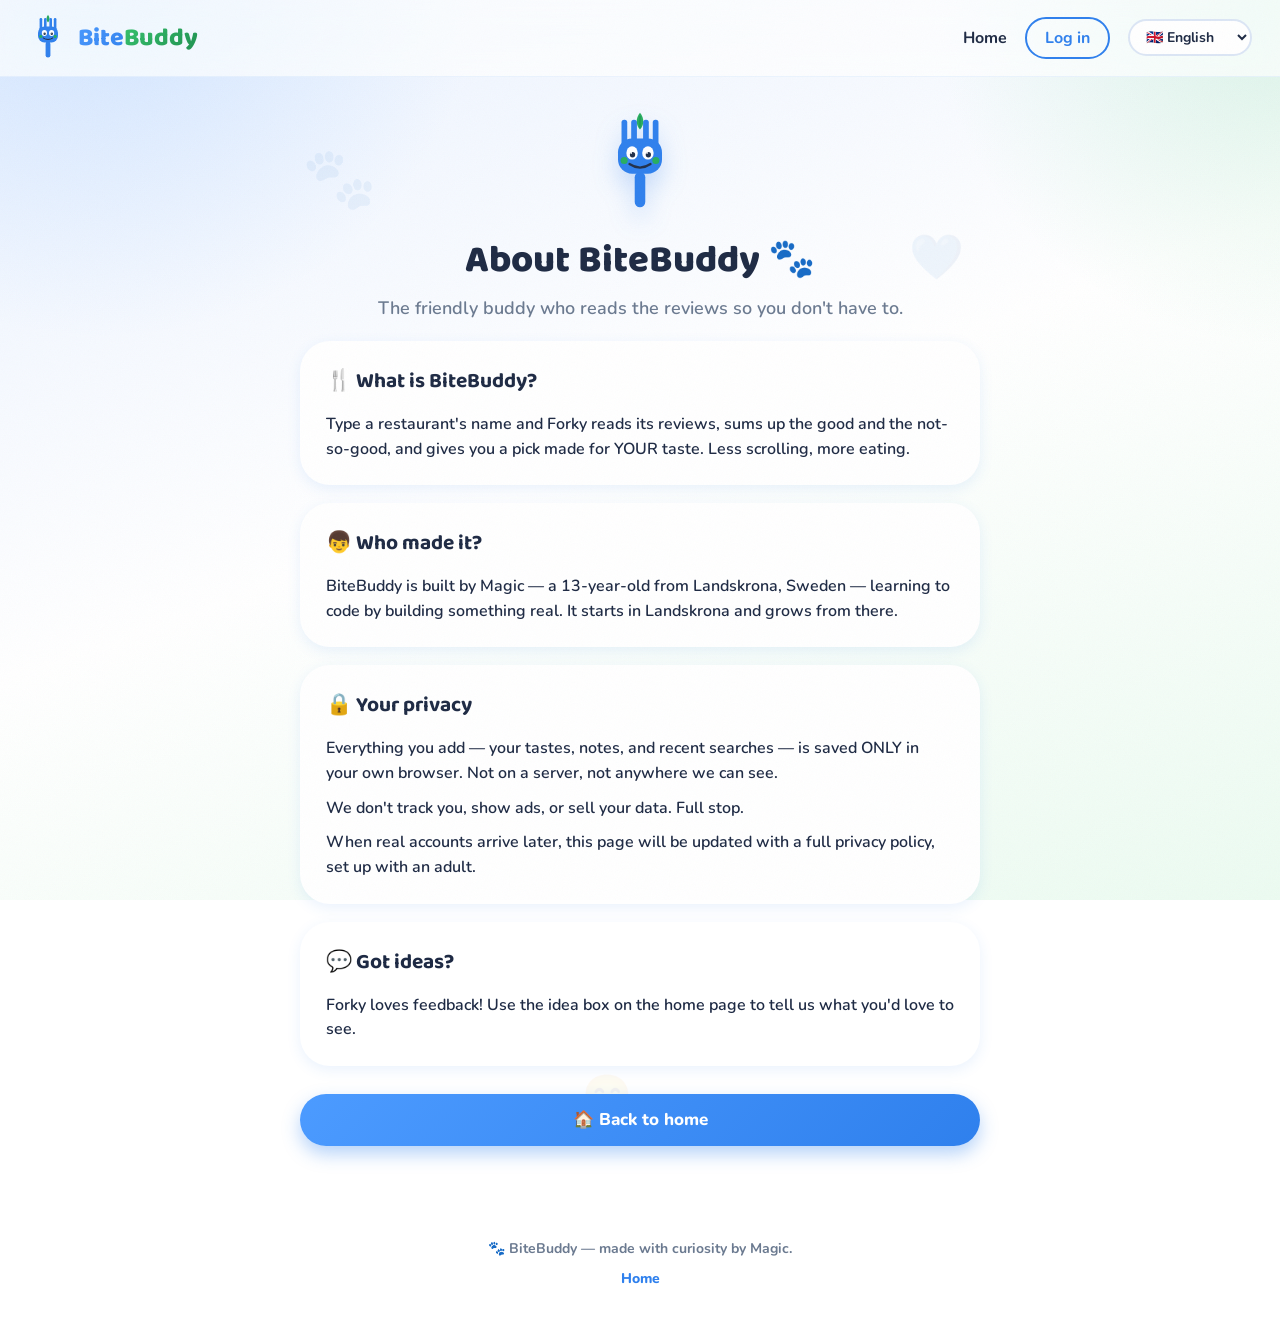
<file: about.html>
<!DOCTYPE html>
<!--
  BiteBuddy — About + Privacy page
  A friendly page that explains what BiteBuddy is, who made it, and (importantly
  for a public app) a plain-language privacy note. All bilingual via lang.js.
-->
<html lang="en">
<head>
  <meta charset="UTF-8">
  <meta name="viewport" content="width=device-width, initial-scale=1.0">
  <title>BiteBuddy — About</title>
  <meta name="description" content="What BiteBuddy is, who built it, and a plain-language privacy note. 🐾">
  <meta name="theme-color" content="#2F80ED">
  <meta property="og:title" content="About BiteBuddy 🐾">
  <meta property="og:description" content="The friendly buddy who reads the reviews so you don't have to.">
  <meta property="og:image" content="logo.svg">
  <link rel="icon" href="logo.svg" type="image/svg+xml">
  <link rel="stylesheet" href="styles.css">
  <script src="auth.js"></script>
</head>

<body>

  <!-- ===== TOP BAR (same as every page so it feels like one app) ===== -->
  <header class="topbar">
    <a href="index.html" class="brand" style="text-decoration:none;color:inherit;">
      <img src="logo.svg" alt="Forky the BiteBuddy mascot" class="brand-logo">
      <span class="brand-name"><span class="blue">Bite</span><span class="green">Buddy</span></span>
    </a>
    <nav class="nav">
      <a href="index.html" data-i18n="nav.home">Home</a>
      <a href="profile.html" data-auth="in" class="nav-profile-link"><span class="nav-avatar" data-nav-avatar></span><span data-i18n="nav.profile">Profile</span></a>
      <a href="signup.html" class="btn-ghost" data-auth="out" data-i18n="nav.login">Log in</a>
      <a href="#" class="btn-ghost" data-auth="in" data-action="logout" data-i18n="nav.logout">Log out</a>
      <select id="lang-select" class="lang-select" aria-label="Language">
        <option value="en">🇬🇧 English</option>
        <option value="sv">🇸🇪 Svenska</option>
      </select>
    </nav>
  </header>

  <main class="about deco-host">
    <div class="page-deco" aria-hidden="true"><span>🐾</span><span>💙</span><span>🍴</span><span>🍽️</span><span>😋</span><span>🌟</span></div>

    <div class="about-head">
      <img src="logo.svg" alt="Forky the BiteBuddy mascot">
      <h1 class="about-title" data-i18n="about.title">About BiteBuddy 🐾</h1>
      <p class="about-sub" data-i18n="about.sub">The friendly buddy who reads the reviews so you don't have to.</p>
    </div>

    <!-- What is it -->
    <section class="card-block">
      <h2 data-i18n="about.whattitle">🍴 What is BiteBuddy?</h2>
      <p data-i18n="about.what">Type a restaurant's name and Forky reads its reviews, sums up the good and the not-so-good, and gives you a pick made for YOUR taste. Less scrolling, more eating.</p>
    </section>

    <!-- Who made it -->
    <section class="card-block">
      <h2 data-i18n="about.maketitle">👦 Who made it?</h2>
      <p data-i18n="about.make">BiteBuddy is built by Magic — a 13-year-old from Landskrona, Sweden — learning to code by building something real. It starts in Landskrona and grows from there.</p>
    </section>

    <!-- Privacy -->
    <section class="card-block">
      <h2 data-i18n="about.privtitle">🔒 Your privacy</h2>
      <p data-i18n="about.priv1">Everything you add — your tastes, notes, and recent searches — is saved ONLY in your own browser. Not on a server, not anywhere we can see.</p>
      <p data-i18n="about.priv2">We don't track you, show ads, or sell your data. Full stop.</p>
      <p data-i18n="about.priv3">When real accounts arrive later, this page will be updated with a full privacy policy, set up with an adult.</p>
    </section>

    <!-- Contact / feedback -->
    <section class="card-block">
      <h2 data-i18n="about.contacttitle">💬 Got ideas?</h2>
      <p data-i18n="about.contact">Forky loves feedback! Use the idea box on the home page to tell us what you'd love to see.</p>
    </section>

    <a href="index.html" class="btn-primary big-btn" data-i18n="about.backbtn">🏠 Back to home</a>

  </main>

  <footer class="footer">
    <p data-i18n="footer">🐾 BiteBuddy — made with curiosity by Magic.</p>
    <p class="footer-links"><a href="index.html" data-i18n="nav.home">Home</a></p>
  </footer>

  <script src="lang.js"></script>
</body>
</html>
</file>
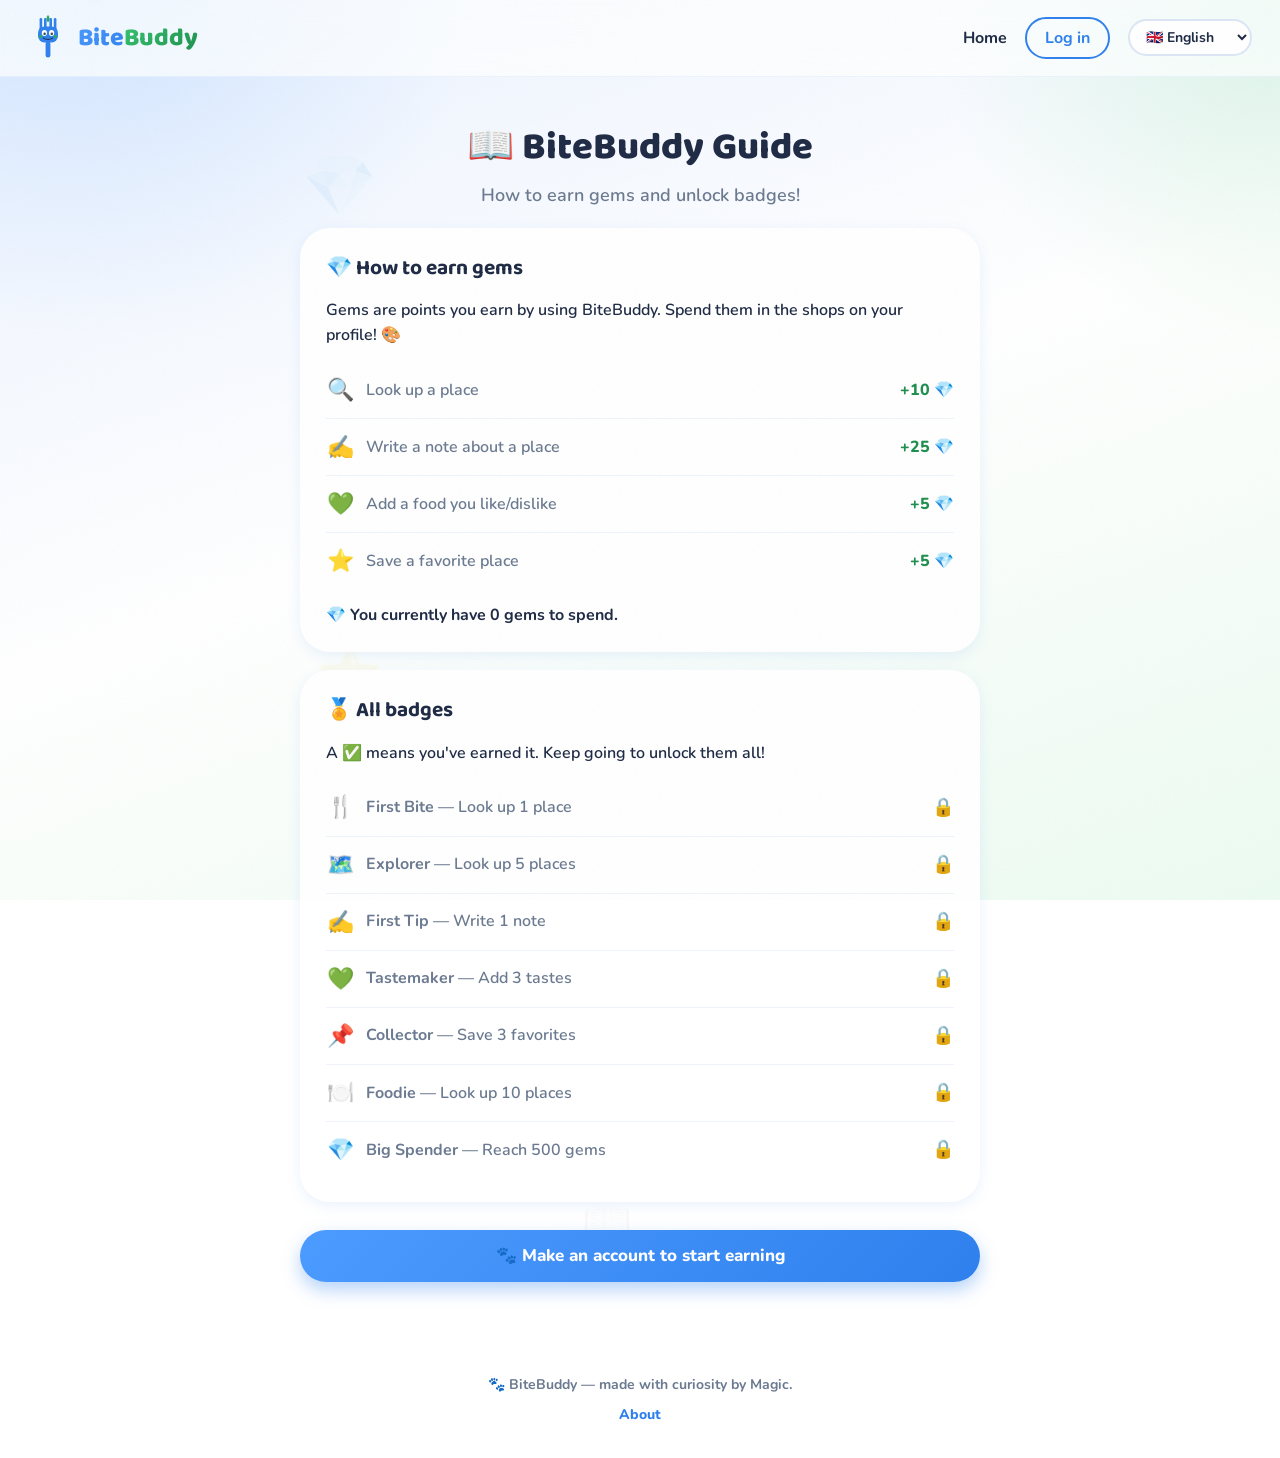
<file: guide.html>
<!DOCTYPE html>
<!--
  BiteBuddy — Guide 📖
  Two helpful sections:
   1. 💎 How to earn gems (the points you spend in the shops)
   2. 🏅 All badges and how to unlock each one (✅ = you've earned it)
  Everything reads your REAL activity so it shows your progress.
-->
<html lang="en">
<head>
  <meta charset="UTF-8">
  <meta name="viewport" content="width=device-width, initial-scale=1.0">
  <title>BiteBuddy — Guide</title>
  <meta name="description" content="How to earn gems and unlock every badge in BiteBuddy. 🐾">
  <link rel="icon" href="logo.svg" type="image/svg+xml">
  <link rel="stylesheet" href="styles.css">
  <script src="auth.js"></script>
</head>

<body>

  <header class="topbar">
    <a href="index.html" class="brand" style="text-decoration:none;color:inherit;">
      <img src="logo.svg" alt="Forky the BiteBuddy mascot" class="brand-logo">
      <span class="brand-name"><span class="blue">Bite</span><span class="green">Buddy</span></span>
    </a>
    <nav class="nav">
      <a href="index.html" data-i18n="nav.home">Home</a>
      <a href="profile.html" data-auth="in" class="nav-profile-link"><span class="nav-avatar" data-nav-avatar></span><span data-i18n="nav.profile">Profile</span></a>
      <a href="signup.html" class="btn-ghost" data-auth="out" data-i18n="nav.login">Log in</a>
      <a href="#" class="btn-ghost" data-auth="in" data-action="logout" data-i18n="nav.logout">Log out</a>
      <select id="lang-select" class="lang-select" aria-label="Language">
        <option value="en">🇬🇧 English</option>
        <option value="sv">🇸🇪 Svenska</option>
      </select>
    </nav>
  </header>

  <main class="about deco-host">
    <div class="page-deco" aria-hidden="true"><span>💎</span><span>🏅</span><span>⭐</span><span>🔥</span><span>📖</span><span>✨</span></div>
    <div class="about-head">
      <h1 class="about-title" data-i18n="guide.title">📖 BiteBuddy Guide</h1>
      <p class="about-sub" data-i18n="guide.sub">How to earn gems and unlock badges!</p>
    </div>

    <!-- 💎 GEMS TUTORIAL -->
    <section class="card-block">
      <h2 data-i18n="guide.gemstitle">💎 How to earn gems</h2>
      <p class="muted-text" data-i18n="guide.gemsintro" style="margin-bottom:14px;">Gems are points you earn by using BiteBuddy. Spend them in the shops on your profile! 🎨</p>
      <div id="gem-rules"></div>
      <p class="muted-text" id="gem-have" style="margin-top:14px;font-weight:700;"></p>
    </section>

    <!-- 🏅 BADGES GUIDE -->
    <section class="card-block">
      <h2 data-i18n="guide.badgestitle">🏅 All badges</h2>
      <p class="muted-text" data-i18n="guide.badgesintro" style="margin-bottom:14px;">A ✅ means you've earned it. Keep going to unlock them all!</p>
      <div id="badge-guide"></div>
    </section>

    <a href="profile.html" class="btn-primary big-btn" data-auth="in" data-i18n="guide.toprofile">🐾 Go to my profile</a>
    <a href="signup.html" class="btn-primary big-btn" data-auth="out" data-i18n="guide.signup">🐾 Make an account to start earning</a>
  </main>

  <footer class="footer">
    <p data-i18n="footer">🐾 BiteBuddy — made with curiosity by Magic.</p>
    <p class="footer-links"><a href="about.html" data-i18n="nav.about">About</a></p>
  </footer>

  <script src="lang.js"></script>
  <script>
    (function () {
      const sv = (localStorage.getItem("bitebuddy-lang") || "en") === "sv";

      // how many gems each action is worth (matches the profile's points rule)
      const GEM_RULES = [
        { emoji: "🔍", en: "Look up a place", sv: "Slå upp ett ställe", gems: 10 },
        { emoji: "✍️", en: "Write a note about a place", sv: "Skriv en anteckning", gems: 25 },
        { emoji: "💚", en: "Add a food you like/dislike", sv: "Lägg till en smak", gems: 5 },
        { emoji: "⭐", en: "Save a favorite place", sv: "Spara ett favoritställe", gems: 5 },
      ];

      // every badge + how to unlock it (same rules as the profile)
      const BADGES = [
        { emoji: "🍴", en: "First Bite",  sv: "Första tuggan", reqEn: "Look up 1 place",       reqSv: "Slå upp 1 ställe",       got: function (s) { return s.places >= 1; } },
        { emoji: "🗺️", en: "Explorer",    sv: "Utforskare",    reqEn: "Look up 5 places",      reqSv: "Slå upp 5 ställen",      got: function (s) { return s.places >= 5; } },
        { emoji: "✍️", en: "First Tip",   sv: "Första tipset", reqEn: "Write 1 note",          reqSv: "Skriv 1 anteckning",     got: function (s) { return s.notes >= 1; } },
        { emoji: "💚", en: "Tastemaker",  sv: "Smaksättare",   reqEn: "Add 3 tastes",          reqSv: "Lägg till 3 smaker",     got: function (s) { return s.tastes >= 3; } },
        { emoji: "📌", en: "Collector",   sv: "Samlare",       reqEn: "Save 3 favorites",      reqSv: "Spara 3 favoriter",      got: function (s) { return s.favs >= 3; } },
        { emoji: "🍽️", en: "Foodie",      sv: "Matälskare",    reqEn: "Look up 10 places",     reqSv: "Slå upp 10 ställen",     got: function (s) { return s.places >= 10; } },
        { emoji: "💎", en: "Big Spender", sv: "Storsamlare",   reqEn: "Reach 500 gems",        reqSv: "Nå 500 ädelstenar",      got: function (s) { return s.points >= 500; } },
      ];

      function stats() {
        function n(k) { try { return JSON.parse(localStorage.getItem(k) || "[]").length; } catch (e) { return 0; } }
        const places = n("bitebuddy-history"), notes = n("bitebuddy-notes");
        const tastes = n("bitebuddy-likes") + n("bitebuddy-dislikes"), favs = n("bitebuddy-favorites");
        return { places: places, notes: notes, tastes: tastes, favs: favs, points: places * 10 + notes * 25 + tastes * 5 + favs * 5 };
      }
      const s = stats();

      // render gem rules
      const gr = document.getElementById("gem-rules");
      GEM_RULES.forEach(function (r) {
        const row = document.createElement("div");
        row.className = "guide-row";
        row.innerHTML = '<span class="guide-ic">' + r.emoji + "</span>" +
          '<span class="guide-text">' + (sv ? r.sv : r.en) + "</span>" +
          '<span class="guide-gems">+' + r.gems + " 💎</span>";
        gr.appendChild(row);
      });
      const spent = parseInt(localStorage.getItem("bitebuddy-spent") || "0", 10) || 0;
      document.getElementById("gem-have").textContent =
        (sv ? "💎 Du har just nu " : "💎 You currently have ") + Math.max(0, s.points - spent) + (sv ? " gems att spendera." : " gems to spend.");

      // render badge guide
      const bg = document.getElementById("badge-guide");
      BADGES.forEach(function (b) {
        const on = b.got(s);
        const row = document.createElement("div");
        row.className = "guide-row" + (on ? " earned" : "");
        row.innerHTML = '<span class="guide-ic">' + b.emoji + "</span>" +
          '<span class="guide-text"><strong>' + (sv ? b.sv : b.en) + "</strong> — " + (sv ? b.reqSv : b.reqEn) + "</span>" +
          '<span class="guide-status">' + (on ? "✅" : "🔒") + "</span>";
        bg.appendChild(row);
      });
    })();
  </script>
</body>
</html>
</file>
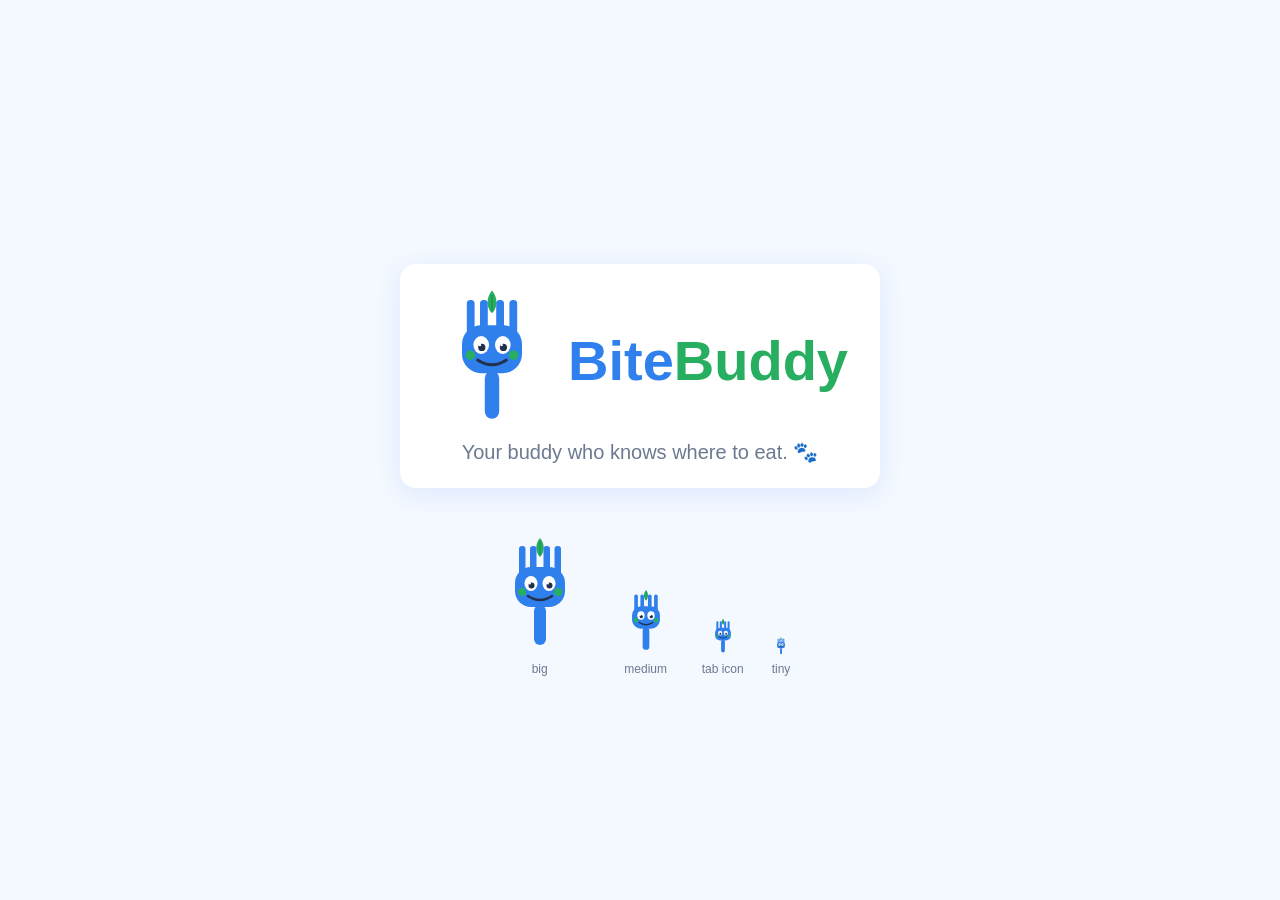
<file: logo-preview.html>
<!DOCTYPE html>
<html lang="en">
<head>
  <meta charset="UTF-8">
  <title>BiteBuddy — Logo Preview</title>
  <style>
    body {
      font-family: -apple-system, "Segoe UI", Arial, sans-serif;
      background: #F4F8FF;          /* very light blue background */
      color: #22304A;              /* soft dark text */
      margin: 0;
      display: flex;
      flex-direction: column;
      align-items: center;
      justify-content: center;
      min-height: 100vh;
      text-align: center;
    }
    .logo-lockup { display: flex; align-items: center; gap: 16px; }
    .wordmark { font-size: 56px; font-weight: 800; }
    .bite  { color: #2F80ED; }     /* blue */
    .buddy { color: #27AE60; }     /* green */
    .tagline { margin-top: 8px; font-size: 20px; color: #6B7A90; }
    .sizes { margin-top: 48px; display: flex; align-items: flex-end; gap: 28px; }
    .sizes div { display: flex; flex-direction: column; align-items: center; gap: 6px; font-size: 12px; color: #6B7A90; }
    .card { margin-top: 40px; background: #fff; border-radius: 16px; padding: 24px 32px; box-shadow: 0 6px 24px rgba(47,128,237,.12); }
  </style>
</head>
<body>
  <div class="card">
    <div class="logo-lockup">
      <img src="logo.svg" alt="Forky the BiteBuddy mascot" width="120" height="144">
      <div>
        <div class="wordmark"><span class="bite">Bite</span><span class="buddy">Buddy</span></div>
      </div>
    </div>
    <div class="tagline">Your buddy who knows where to eat. 🐾</div>
  </div>

  <!-- Shows the logo stays sharp at every size, even tiny like a browser-tab icon -->
  <div class="sizes">
    <div><img src="logo.svg" width="100" height="120"><span>big</span></div>
    <div><img src="logo.svg" width="56"  height="67"><span>medium</span></div>
    <div><img src="logo.svg" width="32"  height="38"><span>tab icon</span></div>
    <div><img src="logo.svg" width="16"  height="19"><span>tiny</span></div>
  </div>
</body>
</html>
</file>
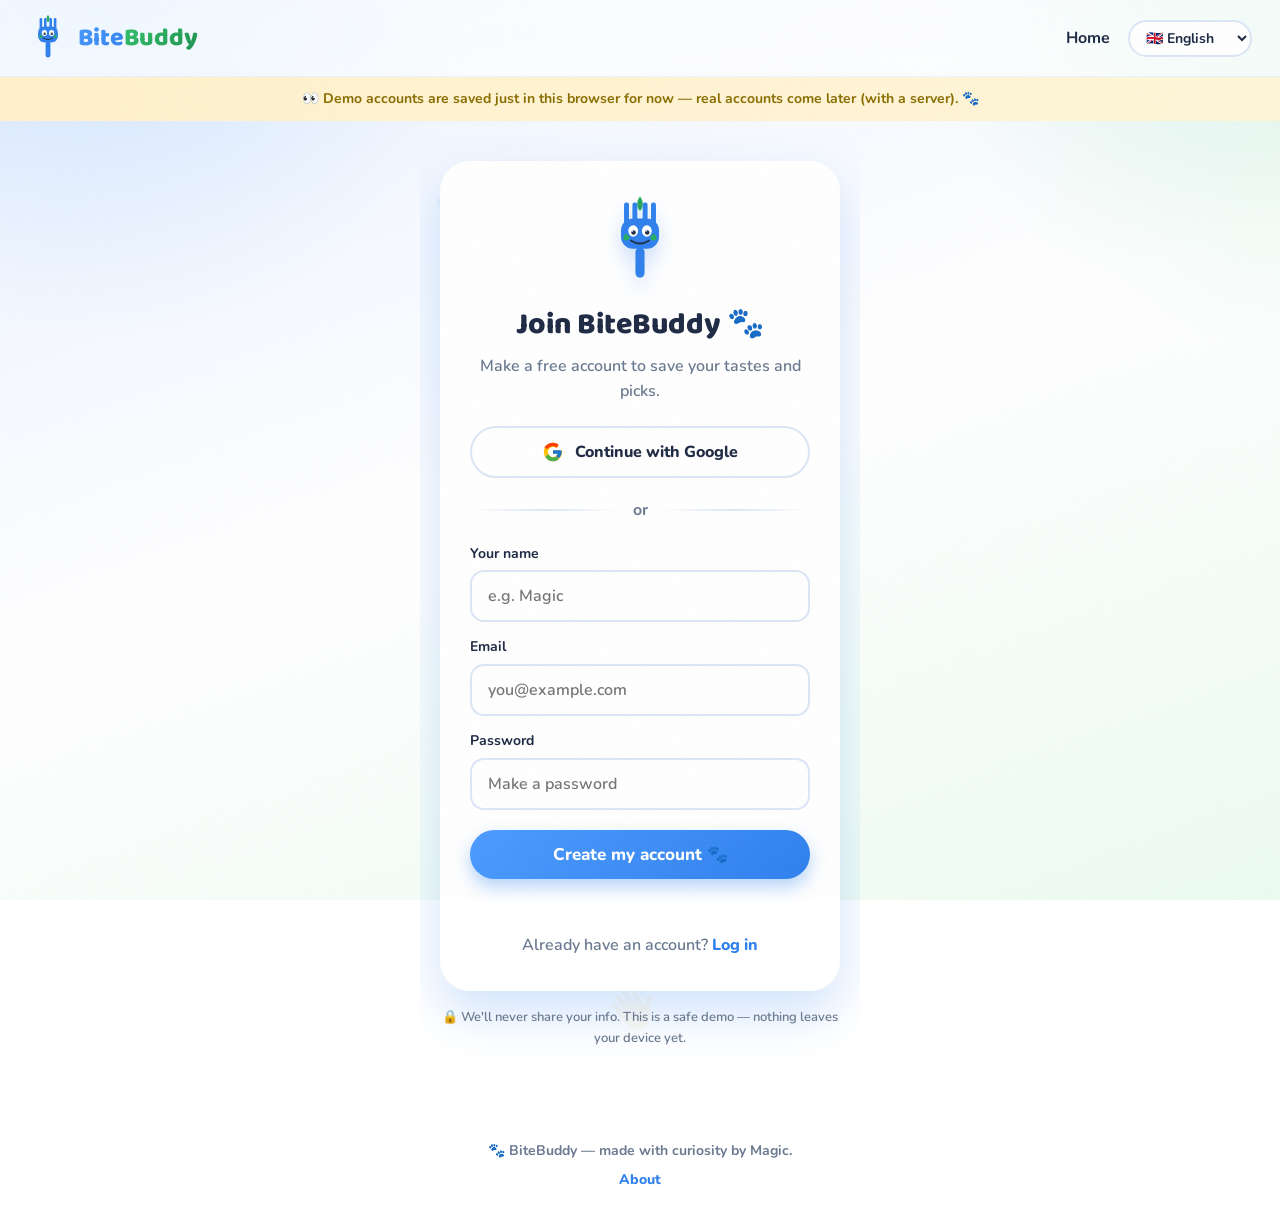
<file: signup.html>
<!DOCTYPE html>
<!--
  BiteBuddy — Sign up / Log in page
  One page that does BOTH: a "Sign up" form and a "Log in" form. A link at the
  bottom flips between the two (no page reload needed).

  HONEST NOTE: real accounts need a server to remember people safely. For now this
  saves a DEMO account only in THIS browser (localStorage), just so the flow feels
  real. The "Continue with Google" button is the spot where real Google sign-in
  (Firebase) will plug in later — set up with your brother. 🐾
-->
<html lang="en">
<head>
  <meta charset="UTF-8">
  <meta name="viewport" content="width=device-width, initial-scale=1.0">
  <title>BiteBuddy — Join in</title>
  <meta name="description" content="Make a free BiteBuddy account to save your tastes and get picks made for you. 🐾">
  <meta name="theme-color" content="#2F80ED">
  <meta property="og:title" content="Join BiteBuddy 🐾">
  <meta property="og:description" content="Free account — save your tastes and unlock personal food picks.">
  <meta property="og:image" content="logo.svg">
  <link rel="icon" href="logo.svg" type="image/svg+xml">
  <link rel="stylesheet" href="styles.css">
  <script src="auth.js"></script>
  <!-- Google's official "Sign in with Google" library (safe, client-side) -->
  <script src="https://accounts.google.com/gsi/client" async defer></script>
</head>

<body>

  <!-- ===== TOP BAR (same as every page so it feels like one app) ===== -->
  <header class="topbar">
    <a href="index.html" class="brand" style="text-decoration:none;color:inherit;">
      <img src="logo.svg" alt="Forky the BiteBuddy mascot" class="brand-logo">
      <span class="brand-name"><span class="blue">Bite</span><span class="green">Buddy</span></span>
    </a>
    <nav class="nav">
      <a href="index.html" data-i18n="nav.home">Home</a>
      <select id="lang-select" class="lang-select" aria-label="Language">
        <option value="en">🇬🇧 English</option>
        <option value="sv">🇸🇪 Svenska</option>
      </select>
    </nav>
  </header>

  <!-- honest heads-up that accounts are demo-only for now -->
  <div class="demo-banner" data-i18n="signup.banner">👀 Demo accounts are saved just in this browser for now — real accounts come later (with a server). 🐾</div>

  <main class="auth deco-host" id="auth">
    <div class="page-deco" aria-hidden="true"><span>🐾</span><span>🍴</span><span>🍕</span><span>🍔</span><span>👋</span><span>🌟</span></div>
    <div class="auth-card">
      <img src="logo.svg" alt="Forky waving hello" class="auth-logo">
      <h1 class="auth-title" id="auth-title" data-i18n="signup.title">Join BiteBuddy 🐾</h1>
      <p class="auth-sub" id="auth-sub" data-i18n="signup.sub">Make a free account to save your tastes and picks.</p>

      <!-- Continue with Google (the real Google sign-in plugs in here later) -->
      <button class="google-btn" id="google-btn">
        <!-- the official Google "G", drawn inline so it always shows (no internet needed) -->
        <svg width="20" height="20" viewBox="0 0 48 48" aria-hidden="true">
          <path fill="#FFC107" d="M43.6 20.5H42V20H24v8h11.3c-1.6 4.7-6.1 8-11.3 8-6.6 0-12-5.4-12-12s5.4-12 12-12c3.1 0 5.9 1.2 8 3.1l5.7-5.7C34.6 4.1 29.6 2 24 2 11.8 2 2 11.8 2 24s9.8 22 22 22 22-9.8 22-22c0-1.3-.1-2.3-.4-3.5z"/>
          <path fill="#FF3D00" d="M3.3 12.7l6.6 4.8C11.7 13.1 17.4 9.9 24 9.9c3.1 0 5.9 1.2 8 3.1l5.7-5.7C34.6 4.1 29.6 2 24 2 15.6 2 8.3 6.8 3.3 12.7z"/>
          <path fill="#4CAF50" d="M24 46c5.5 0 10.4-2.1 14.1-5.5l-6.5-5.5c-2 1.5-4.6 2.4-7.6 2.4-5.2 0-9.6-3.3-11.2-7.9l-6.6 5.1C8.2 41.1 15.5 46 24 46z"/>
          <path fill="#1976D2" d="M43.6 20.5H42V20H24v8h11.3c-.8 2.2-2.2 4.1-4.1 5.5l6.5 5.5c-.5.4 7.1-5.2 7.1-15 0-1.3-.1-2.3-.2-3.5z"/>
        </svg>
        <span id="google-text" data-i18n="signup.google">Continue with Google</span>
      </button>
      <!-- the REAL Google button renders here once a Client ID is set -->
      <div id="g-signin" style="display:flex;justify-content:center;"></div>

      <div class="auth-divider"><span data-i18n="signup.or">or</span></div>

      <!-- the email form -->
      <div class="auth-field" id="name-field">
        <label class="auth-label" for="name-input" data-i18n="signup.name">Your name</label>
        <input type="text" id="name-input" class="auth-input" autocomplete="name"
               data-i18n-placeholder="signup.namePh" placeholder="e.g. Magic">
      </div>
      <div class="auth-field">
        <label class="auth-label" for="email-input" data-i18n="signup.email">Email</label>
        <input type="email" id="email-input" class="auth-input" autocomplete="email"
               data-i18n-placeholder="signup.emailPh" placeholder="you@example.com">
      </div>
      <div class="auth-field">
        <label class="auth-label" for="password-input" data-i18n="signup.password">Password</label>
        <input type="password" id="password-input" class="auth-input" autocomplete="new-password"
               data-i18n-placeholder="signup.passwordPh" placeholder="Make a password">
      </div>

      <button class="btn-primary auth-submit" id="auth-submit" data-i18n="signup.create">Create my account 🐾</button>

      <p class="auth-msg" id="auth-msg"></p>

      <p class="auth-toggle">
        <span id="toggle-prompt" data-i18n="signup.toggleprompt">Already have an account?</span>
        <a id="toggle-link" data-i18n="signup.togglelink">Log in</a>
      </p>
    </div>

    <p class="auth-note" data-i18n="signup.note">🔒 We'll never share your info. This is a safe demo — nothing leaves your device yet.</p>
  </main>

  <footer class="footer">
    <p data-i18n="footer">🐾 BiteBuddy — made with curiosity by Magic.</p>
    <p class="footer-links"><a href="about.html" data-i18n="nav.about">About</a></p>
  </footer>

  <!-- the language system (English + Svenska) -->
  <script src="lang.js"></script>

  <script>
    /* ===== SIGN UP / LOG IN ===== */
    // Is the page currently showing "sign up" or "log in"?
    let mode = "signup";

    // Grab the bits of the page we change.
    const auth        = document.getElementById("auth");
    const titleEl     = document.getElementById("auth-title");
    const subEl       = document.getElementById("auth-sub");
    const submitEl    = document.getElementById("auth-submit");
    const promptEl    = document.getElementById("toggle-prompt");
    const linkEl      = document.getElementById("toggle-link");
    const passwordEl  = document.getElementById("password-input");
    const msg         = document.getElementById("auth-msg");

    const nameInput   = document.getElementById("name-input");
    const emailInput  = document.getElementById("email-input");

    // Tiny helper: are we in Swedish right now? (so messages match the language)
    function isSv() { return (localStorage.getItem("bitebuddy-lang") || "en") === "sv"; }

    // Flip between the two modes. We just swap each element's data-i18n KEY, then ask
    // lang.js to re-apply the current language — so it stays bilingual for free. 🌍
    function setMode(next) {
      mode = next;
      msg.textContent = "";
      msg.className = "auth-msg";

      if (mode === "login") {
        auth.classList.add("login-mode");                 // CSS hides the name field
        titleEl.setAttribute("data-i18n", "login.title");
        subEl.setAttribute("data-i18n", "login.sub");
        submitEl.setAttribute("data-i18n", "login.btn");
        promptEl.setAttribute("data-i18n", "login.toggleprompt");
        linkEl.setAttribute("data-i18n", "login.togglelink");
        passwordEl.setAttribute("data-i18n-placeholder", "login.passwordPh");
      } else {
        auth.classList.remove("login-mode");
        titleEl.setAttribute("data-i18n", "signup.title");
        subEl.setAttribute("data-i18n", "signup.sub");
        submitEl.setAttribute("data-i18n", "signup.create");
        promptEl.setAttribute("data-i18n", "signup.toggleprompt");
        linkEl.setAttribute("data-i18n", "signup.togglelink");
        passwordEl.setAttribute("data-i18n-placeholder", "signup.passwordPh");
      }
      // re-run the translator so the swapped keys turn into real words
      if (typeof setLanguage === "function") setLanguage(localStorage.getItem("bitebuddy-lang") || "en");
    }

    linkEl.addEventListener("click", function () { setMode(mode === "signup" ? "login" : "signup"); });

    /*
      🔑 REAL "Sign in with Google".
      Paste your OAuth Client ID between the quotes below (it ends with
      ".apps.googleusercontent.com"). It is SAFE to be public — that's how Google's
      browser sign-in works. Get one in Google Cloud Console (steps Claude gave you).
      Leave it "" and the friendly placeholder button stays.
    */
    const GOOGLE_CLIENT_ID = "";

    // turn the Google ID token (a JWT) into the user's name / email / picture
    function decodeJwt(token) {
      try {
        const part = token.split(".")[1].replace(/-/g, "+").replace(/_/g, "/");
        return JSON.parse(decodeURIComponent(escape(atob(part))));
      } catch (e) { return null; }
    }

    // called by Google after a successful sign-in
    function onGoogleSignIn(response) {
      const d = decodeJwt(response.credential);
      if (!d) { msg.className = "auth-msg error"; msg.textContent = isSv() ? "Hmm, det gick inte — försök igen." : "Hmm, that didn't work — try again."; return; }
      localStorage.setItem("bitebuddy-account", JSON.stringify({
        name: d.name || d.given_name || "Friend",
        email: d.email || "",
        picture: d.picture || "",
      }));
      localStorage.setItem("bitebuddy-loggedin", "yes");
      if (d.picture) localStorage.setItem("bitebuddy-avatar", d.picture);   // your Google photo becomes your avatar
      window.location.href = "profile.html";
    }

    // set up Google's button (waits until the library has loaded)
    function initGoogle() {
      if (!GOOGLE_CLIENT_ID) return;   // not set up yet → keep the placeholder button
      if (!(window.google && google.accounts && google.accounts.id)) { setTimeout(initGoogle, 300); return; }
      document.getElementById("google-btn").style.display = "none";   // hide the placeholder
      google.accounts.id.initialize({ client_id: GOOGLE_CLIENT_ID, callback: onGoogleSignIn, auto_select: false });
      google.accounts.id.renderButton(document.getElementById("g-signin"),
        { theme: "outline", size: "large", width: 320, text: "continue_with", shape: "pill" });
    }
    initGoogle();

    // the placeholder button (only used until a Client ID is added)
    document.getElementById("google-btn").addEventListener("click", function () {
      msg.className = "auth-msg";
      msg.textContent = isSv()
        ? "🔜 Google-inloggning kommer snart — be din bror om Google Client ID först!"
        : "🔜 Google sign-in is coming soon — ask your brother for the Google Client ID first!";
    });

    // A very light email check (just looks for an @ and a dot — friendly, not strict).
    function looksLikeEmail(e) { return /.+@.+\..+/.test(e); }

    // Show a red error message.
    function showError(text) { msg.className = "auth-msg error"; msg.textContent = text; }

    // The big button: create the account, or log in.
    submitEl.addEventListener("click", function () {
      const name = nameInput.value.trim();
      const email = emailInput.value.trim();
      const pass = passwordEl.value;

      if (!looksLikeEmail(email)) { showError(isSv() ? "📧 Skriv en giltig e-postadress." : "📧 Please enter a valid email."); return; }
      if (pass.length < 4) { showError(isSv() ? "🔑 Lösenordet behöver minst 4 tecken." : "🔑 Password needs at least 4 characters."); return; }

      if (mode === "signup") {
        if (name === "") { showError(isSv() ? "🐾 Vad heter du?" : "🐾 What's your name?"); return; }
        // Save the demo account (only in this browser for now).
        localStorage.setItem("bitebuddy-account", JSON.stringify({ name: name, email: email }));
        localStorage.setItem("bitebuddy-loggedin", "yes");
        msg.className = "auth-msg";
        msg.textContent = isSv() ? "🎉 Konto skapat! Tar dig till din profil…" : "🎉 Account created! Taking you to your profile…";
      } else {
        // Log in: check the demo account saved on this browser.
        const acc = JSON.parse(localStorage.getItem("bitebuddy-account") || "null");
        if (!acc || acc.email.toLowerCase() !== email.toLowerCase()) {
          showError(isSv() ? "🤔 Hittade inget konto med den e-posten på den här enheten." : "🤔 No account found with that email on this device.");
          return;
        }
        localStorage.setItem("bitebuddy-loggedin", "yes");
        msg.className = "auth-msg";
        msg.textContent = (isSv() ? "👋 Välkommen tillbaka, " : "👋 Welcome back, ") + acc.name + "!";
      }

      // Off to the profile after a friendly little pause.
      setTimeout(function () { window.location.href = "profile.html"; }, 1000);
    });

    // Let people press Enter to submit.
    [nameInput, emailInput, passwordEl].forEach(function (el) {
      el.addEventListener("keydown", function (e) { if (e.key === "Enter") submitEl.click(); });
    });
  </script>
</body>
</html>
</file>
<file: styles.css>
/*
  BiteBuddy — Styles (CSS = the looks: colors, sizes, spacing, motion)
  Direction: PLAYFUL & FRIENDLY 🍴  (chosen with Magic)
  Built using Anthropic's "frontend-design" playbook:
    • one bold intentional direction (playful)
    • characterful fonts (not boring Arial)
    • a dominant colour (blue) + sharp accents (green + sunny yellow)
    • CSS motion with staggered "fade-up" entrances
    • atmospheric depth: gradient-mesh blobs, grain, layered shadows
    • one unforgettable element: Forky, the bouncing fork mascot
*/

/* ===== FONTS =====
   Baloo 2 = our chunky, rounded DISPLAY font (titles, brand) — full of personality.
   Nunito  = our friendly, readable BODY font. Loaded once here so EVERY page gets them. */
@import url("https://fonts.googleapis.com/css2?family=Baloo+2:wght@600;700;800&family=Nunito:wght@400;600;700;800&display=swap");

/* These are our design "tokens" — set a value once, reuse it everywhere.
   Change a colour here and it updates across the whole site. */
:root {
  /* brand colours */
  --blue: #2F80ED;
  --blue-dark: #1F6AD0;
  --green: #27AE60;
  --green-dark: #1E8E4E;
  --sun: #FFC23C;          /* sharp warm accent — pops against all the blue */
  --coral: #FF7A59;        /* tiny accent for fun details */

  --bg: #F4F8FF;           /* very light blue background */
  --ink: #1E2A44;          /* soft dark text (easier on the eyes than pure black) */
  --muted: #6B7A90;        /* grey for less-important text */
  --white: #FFFFFF;

  /* reusable gradients */
  --grad-blue: linear-gradient(135deg, #4C9BFF 0%, #2F80ED 100%);
  --grad-green: linear-gradient(135deg, #36C46E 0%, #1E8E4E 100%);
  --grad-brand: linear-gradient(100deg, #2F80ED 0%, #27AE60 100%);

  /* rounded corners — playful means generous curves */
  --r-sm: 14px;
  --r: 20px;
  --r-lg: 30px;
  --r-pill: 999px;

  /* layered, blue-tinted shadows give a soft "floating" depth */
  --shadow-sm: 0 4px 14px rgba(47, 128, 237, 0.10);
  --shadow: 0 12px 30px rgba(47, 128, 237, 0.16);
  --shadow-lg: 0 22px 50px rgba(47, 128, 237, 0.22);

  --fast: 0.18s cubic-bezier(.34, 1.56, .64, 1);  /* a slightly "bouncy" curve */
}

/* Reset some default browser spacing so we control it */
* { margin: 0; padding: 0; box-sizing: border-box; }

html { scroll-behavior: smooth; }   /* anchor links glide instead of jumping */

body {
  font-family: "Nunito", -apple-system, "Segoe UI", Arial, sans-serif;
  /* A GRADIENT MESH: a few soft colour "lights" (radial gradients) layered over a
     gentle blue→white→green wash. This is what gives the page a warm, alive feel. */
  background:
    radial-gradient(40rem 40rem at 8% -5%,  rgba(76, 155, 255, 0.18), transparent 60%),
    radial-gradient(36rem 36rem at 100% 0%, rgba(54, 196, 110, 0.16), transparent 60%),
    radial-gradient(30rem 30rem at 50% 120%, rgba(255, 194, 60, 0.14), transparent 60%),
    linear-gradient(160deg, #EAF2FF 0%, #FFFFFF 50%, #ECFBF1 100%);
  background-attachment: fixed;
  color: var(--ink);
  line-height: 1.55;
  -webkit-font-smoothing: antialiased;
}

/* A whisper of GRAIN over everything for texture (stops it looking flat & "plasticky").
   It's an SVG noise pattern, dialled way down so you feel it more than see it. */
body::after {
  content: "";
  position: fixed;
  inset: 0;
  z-index: 9999;
  pointer-events: none;     /* never blocks clicks */
  opacity: 0.035;
  background-image: url("data:image/svg+xml,%3Csvg xmlns='http://www.w3.org/2000/svg' width='160' height='160'%3E%3Cfilter id='n'%3E%3CfeTurbulence type='fractalNoise' baseFrequency='0.85' numOctaves='2'/%3E%3C/filter%3E%3Crect width='100%25' height='100%25' filter='url(%23n)'/%3E%3C/svg%3E");
}

/* REAL restaurant food as a soft background (results page, when Google gives photos).
   Sits behind everything, blurred & dimmed so text stays readable. Fades in on load. */
.bg-photos {
  position: fixed;
  inset: 0;
  z-index: -1;
  background-size: cover;
  background-position: center;
  filter: blur(10px) brightness(0.95);
  transform: scale(1.05);
  opacity: 0;
  transition: opacity 0.8s ease;
}
.bg-photos.show { opacity: 0.22; }

/* ===== AUTH-AWARE NAV =====
   auth.js adds .is-auth (logged in) or .is-guest (logged out) to <html>. These rules
   then show the right links with no flicker:
     data-auth="in"  → only visible when logged IN
     data-auth="out" → only visible when logged OUT  */
html.is-auth  [data-auth="out"] { display: none !important; }
html.is-guest [data-auth="in"]  { display: none !important; }
/* admin-only links: hidden unless you're logged in as the owner (auth.js adds .is-admin) */
html:not(.is-admin) [data-admin] { display: none !important; }

/* the nav "Profile" button shows your avatar (emoji or Forky) instead of a paw */
.nav-profile-link { display: inline-flex; align-items: center; gap: 6px; }
.nav-avatar {
  display: inline-flex;
  align-items: center;
  justify-content: center;
  width: 26px;
  height: 26px;
  border-radius: 50%;
  background: var(--bg);
  font-size: 15px;
  line-height: 1;
  overflow: hidden;
  flex: none;
}
.nav-avatar img { width: 100%; height: 100%; object-fit: cover; }

/* Helper classes to colour parts of the name.
   We make these into GRADIENT text so the brand name shimmers a little. */
.blue,
.green {
  -webkit-background-clip: text;
  background-clip: text;
  color: transparent;
}
.blue  { background-image: var(--grad-blue); }
.green { background-image: var(--grad-green); }

/* ===== STAGGERED ENTRANCE =====
   Everything in the hero gently floats up as the page loads — the "delight" moment
   the design playbook asks for. Each child waits a touch longer than the last. */
@keyframes rise {
  from { opacity: 0; transform: translateY(18px); }
  to   { opacity: 1; transform: translateY(0); }
}
.hero > * { animation: rise 0.6s both; }
.hero > *:nth-child(1) { animation-delay: 0.05s; }
.hero > *:nth-child(2) { animation-delay: 0.12s; }
.hero > *:nth-child(3) { animation-delay: 0.19s; }
.hero > *:nth-child(4) { animation-delay: 0.26s; }
.hero > *:nth-child(5) { animation-delay: 0.33s; }
.hero > *:nth-child(6) { animation-delay: 0.40s; }
.hero > *:nth-child(7) { animation-delay: 0.47s; }
.hero > *:nth-child(8) { animation-delay: 0.54s; }

/* People who prefer less motion get a calm, still page (accessibility & kindness). */
@media (prefers-reduced-motion: reduce) {
  *, *::before, *::after { animation: none !important; transition: none !important; }
  html { scroll-behavior: auto; }
}

/* ===== TOP BAR ===== (sticky + frosted glass, so it floats above the page) */
.topbar {
  position: sticky;
  top: 0;
  z-index: 50;
  display: flex;
  align-items: center;
  justify-content: space-between;
  padding: 14px 28px;
  background: rgba(255, 255, 255, 0.7);
  backdrop-filter: blur(14px) saturate(1.4);
  -webkit-backdrop-filter: blur(14px) saturate(1.4);
  border-bottom: 1px solid rgba(47, 128, 237, 0.08);
}
.brand { display: flex; align-items: center; gap: 10px; }
.brand-logo {
  width: 40px;
  height: auto;
  transition: transform var(--fast);
}
.brand:hover .brand-logo { transform: rotate(-12deg) scale(1.08); }  /* Forky waves hello */
.brand-name { font-family: "Baloo 2", sans-serif; font-size: 25px; font-weight: 800; }
.nav { display: flex; align-items: center; gap: 18px; }
.nav a { text-decoration: none; color: var(--ink); font-weight: 700; transition: color var(--fast); }
.nav a:hover { color: var(--blue); }
.btn-ghost {
  border: 2px solid var(--blue);
  color: var(--blue) !important;
  padding: 7px 18px;
  border-radius: var(--r-pill);
  transition: all var(--fast);
}
.btn-ghost:hover { background: var(--blue); color: var(--white) !important; transform: translateY(-1px); }

/* language menu in the corner 🇬🇧🇸🇪 */
.lang-select {
  font-family: inherit;
  font-size: 14px;
  font-weight: 700;
  color: var(--ink);
  border: 2px solid #DCE6F5;
  border-radius: var(--r-pill);
  padding: 6px 12px;
  background: var(--white);
  cursor: pointer;
  outline: none;
  transition: border-color var(--fast);
}
.lang-select:focus, .lang-select:hover { border-color: var(--blue); }

/* ===== HERO ===== (the big welcoming part) */
.hero {
  position: relative;
  text-align: center;
  padding: 56px 20px 80px;
  max-width: 700px;
  margin: 0 auto;
}
/* Two big soft COLOUR BLOBS drift slowly behind Forky — the "living world" feel.
   They sit behind the content (z-index/-1 via the ::before/::after stacking). */
.hero::before, .hero::after {
  content: "";
  position: absolute;
  z-index: -1;
  border-radius: 50%;
  filter: blur(36px);
  opacity: 0.55;
}
.hero::before {
  width: 320px; height: 320px;
  top: -20px; left: 50%;
  background: radial-gradient(circle, rgba(76, 155, 255, 0.55), transparent 70%);
  animation: drift 9s ease-in-out infinite;
}
.hero::after {
  width: 260px; height: 260px;
  top: 60px; left: 18%;
  background: radial-gradient(circle, rgba(54, 196, 110, 0.5), transparent 70%);
  animation: drift 11s ease-in-out infinite reverse;
}
@keyframes drift {
  0%, 100% { transform: translate(-50%, 0) scale(1); }
  50%      { transform: translate(-42%, 26px) scale(1.08); }
}

/* Decorative food emojis scattered (and overlapping) around the hero — the playbook
   loves grid-breaking, asymmetric touches. Purely decoration, hidden from screen readers. */
.hero-deco { position: absolute; inset: 0; z-index: -1; pointer-events: none; }
.hero-deco span { position: absolute; font-size: 30px; opacity: 0.85; animation: float 5s ease-in-out infinite; }
.hero-deco .d1 { top: 8%;  left: 6%;  animation-delay: 0s;   }
.hero-deco .d2 { top: 16%; right: 8%; animation-delay: 0.8s; font-size: 26px; }
.hero-deco .d3 { top: 46%; left: 2%;  animation-delay: 1.6s; font-size: 24px; }
.hero-deco .d4 { top: 40%; right: 3%; animation-delay: 1.1s; }
.hero-deco .d5 { top: 70%; left: 12%; animation-delay: 0.4s; font-size: 22px; }
.hero-deco .d6 { top: 66%; right: 12%; animation-delay: 2s;  font-size: 28px; }

.hero-logo {
  width: 150px;
  height: auto;
  /* a gentle floating bob + a soft "puddle" shadow under Forky (drop-shadow follows
     his shape, not a square) so he looks like he's hovering above the page. */
  filter: drop-shadow(0 18px 14px rgba(47, 128, 237, 0.28));
  animation: float 3s ease-in-out infinite;
  cursor: pointer;
  transition: transform var(--fast);
}
.hero-logo:hover { transform: rotate(8deg) scale(1.06); }   /* poke Forky → he wiggles */
@keyframes float {
  0%, 100% { transform: translateY(0); }
  50%      { transform: translateY(-12px); }
}
.hero-title {
  font-family: "Baloo 2", sans-serif;
  font-size: 62px;
  font-weight: 800;
  line-height: 1.05;
  margin-top: 6px;
  letter-spacing: -0.5px;
}
.hero-tagline { font-size: 21px; color: var(--muted); font-weight: 600; margin-bottom: 30px; }

/* The paste-link box — a big friendly white pill that GLOWS when you click into it */
.search-box {
  display: flex;
  gap: 10px;
  background: var(--white);
  padding: 10px;
  border-radius: var(--r-pill);
  box-shadow: var(--shadow);
  transition: box-shadow var(--fast), transform var(--fast);
}
.search-box:focus-within {
  box-shadow: var(--shadow-lg), 0 0 0 4px rgba(47, 128, 237, 0.18);
  transform: translateY(-2px);
}
.link-input {
  flex: 1;
  border: none;
  outline: none;
  font-family: inherit;
  font-size: 17px;
  font-weight: 600;
  padding: 12px 18px;
  color: var(--ink);
  background: transparent;
}
.link-input::placeholder { color: #9AA8BD; font-weight: 600; }

/* The main action button — gradient, rounded, with a soft glow + a satisfying press */
.btn-primary {
  background: var(--grad-blue);
  color: var(--white);
  border: none;
  font-family: inherit;
  font-size: 17px;
  font-weight: 800;
  padding: 13px 26px;
  border-radius: var(--r-pill);
  cursor: pointer;
  box-shadow: 0 8px 18px rgba(47, 128, 237, 0.35);
  transition: transform var(--fast), box-shadow var(--fast), filter var(--fast);
}
.btn-primary:hover { transform: translateY(-2px); box-shadow: 0 12px 24px rgba(47, 128, 237, 0.45); filter: brightness(1.05); }
.btn-primary:active { transform: translateY(1px) scale(0.98); }

/* ===== LAZY SEARCH suggestions dropdown ===== */
.suggestions {
  max-width: 560px;
  margin: 10px auto 0;
  background: var(--white);
  border-radius: var(--r);
  box-shadow: var(--shadow);
  overflow: hidden;
  text-align: left;
}
.suggestions:empty { display: none; }
.suggestion {
  padding: 13px 18px;
  cursor: pointer;
  border-bottom: 1px solid #EEF3FB;
  font-size: 16px;
  font-weight: 600;
  transition: background var(--fast), padding-left var(--fast);
}
.suggestion:last-child { border-bottom: none; }
.suggestion:hover { background: var(--bg); padding-left: 24px; }   /* nudges right on hover */
.sugg-area { color: var(--muted); font-size: 13px; font-weight: 600; }

.result-message {
  margin-top: 22px;
  font-size: 17px;
  color: var(--green-dark);
  font-weight: 700;
  min-height: 24px;
}

/* ===== LOADING SPINNER ===== a little spinning ring while Forky works */
.spinner {
  display: inline-block;
  width: 18px;
  height: 18px;
  border: 3px solid rgba(47, 128, 237, 0.25);
  border-top-color: var(--blue);
  border-radius: 50%;
  animation: spin 0.7s linear infinite;
  vertical-align: -3px;
}
@keyframes spin { to { transform: rotate(360deg); } }
.loading-row {
  display: flex;
  align-items: center;
  gap: 10px;
  color: var(--muted);
  font-weight: 700;
  padding: 6px 0;
}

/* ===== THEMED SECTION BACKGROUNDS ===== faint doodles that match the section */
.how, .feedback { position: relative; overflow: hidden; }
/* keep the real content above the decoration */
.how > *:not(.section-deco), .feedback > *:not(.section-deco) { position: relative; z-index: 1; }
.section-deco { position: absolute; inset: 0; z-index: 0; pointer-events: none; }

/* ⚙️ cog wheels behind "How it works" (slowly turning) */
.how-deco .cog { position: absolute; opacity: 0.08; animation: spin 16s linear infinite; }
.how-deco .c1 { top: 6%;  left: 4%;  font-size: 72px; }
.how-deco .c2 { top: 55%; left: 11%; font-size: 48px; animation-duration: 12s; animation-direction: reverse; }
.how-deco .c3 { top: 12%; right: 8%; font-size: 56px; animation-duration: 20s; }
.how-deco .c4 { bottom: 6%; right: 5%; font-size: 84px; animation-direction: reverse; }
.how-deco .c5 { bottom: 16%; left: 47%; font-size: 40px; animation-duration: 10s; }

/* 💡 lightbulbs behind the ideas/feedback box (gently floating) */
.fb-deco .bulb { position: absolute; opacity: 0.08; animation: float 5s ease-in-out infinite; }
.fb-deco .b1 { top: 8%;  left: 8%;  font-size: 50px; }
.fb-deco .b2 { top: 22%; right: 9%; font-size: 36px; animation-delay: 1s; }
.fb-deco .b3 { bottom: 14%; left: 13%; font-size: 42px; animation-delay: 0.5s; }
.fb-deco .b4 { bottom: 20%; right: 12%; font-size: 48px; animation-delay: 1.5s; }

/* ===== PER-PAGE THEMED DOODLES ===== a page wraps its main in .deco-host and adds a
   .page-deco with a few emoji that match what the page is about. Kept very faint. */
.deco-host { position: relative; overflow: hidden; }
.deco-host > *:not(.page-deco) { position: relative; z-index: 1; }   /* keep content on top */
.page-deco { position: absolute; inset: 0; z-index: 0; pointer-events: none; overflow: hidden; }
.page-deco span { position: absolute; opacity: 0.06; animation: float 7s ease-in-out infinite; }
.page-deco span:nth-child(1) { top: 5%;  left: 3%;  font-size: 60px; }
.page-deco span:nth-child(2) { top: 13%; right: 5%; font-size: 44px; animation-delay: 1s; }
.page-deco span:nth-child(3) { top: 44%; left: 5%;  font-size: 54px; animation-delay: 2s; }
.page-deco span:nth-child(4) { bottom: 16%; right: 6%; font-size: 66px; animation-delay: 0.5s; }
.page-deco span:nth-child(5) { bottom: 7%; left: 42%; font-size: 40px; animation-delay: 1.5s; }
.page-deco span:nth-child(6) { top: 30%; right: 13%; font-size: 34px; animation-delay: 2.5s; }

/* ===== ✨ RECOMMENDED RESTAURANTS LIST ===== */
.recos { max-width: 680px; margin: 14px auto 6px; text-align: center; }
.recos h2 { font-family: "Baloo 2", sans-serif; font-size: 28px; margin-bottom: 6px; }
.recos-sub { color: var(--muted); font-weight: 600; margin-bottom: 18px; }
.recos-sub:empty { display: none; }
.recos-list { display: flex; flex-direction: column; gap: 10px; text-align: left; }
.recos-empty { color: var(--muted); font-weight: 600; }
.reco-item {
  display: flex;
  align-items: center;
  gap: 14px;
  width: 100%;
  background: var(--white);
  border: 2px solid #DCE6F5;
  border-radius: var(--r);
  padding: 12px 16px;
  cursor: pointer;
  font-family: inherit;
  text-align: left;
  transition: transform var(--fast), border-color var(--fast), box-shadow var(--fast);
}
.reco-item:hover { transform: translateY(-2px); border-color: var(--blue); box-shadow: var(--shadow-sm); }
.reco-emoji { font-size: 30px; flex: none; }
.reco-info { display: flex; flex-direction: column; flex: 1; min-width: 0; }
.reco-name { font-weight: 800; color: var(--ink); }
.reco-food { color: var(--muted); font-size: 13px; font-weight: 600; text-transform: capitalize; }
.reco-go { color: var(--blue); font-weight: 800; font-size: 20px; flex: none; }

/* ===== HOW IT WORKS ===== */
.how {
  background: rgba(255, 255, 255, 0.65);
  backdrop-filter: blur(6px);
  padding: 64px 20px;
  text-align: center;
}
.how h2 { font-family: "Baloo 2", sans-serif; font-size: 36px; margin-bottom: 40px; }
.steps {
  display: flex;
  gap: 24px;
  max-width: 940px;
  margin: 0 auto;
  flex-wrap: wrap;
  justify-content: center;
}
.step {
  position: relative;
  flex: 1;
  min-width: 230px;
  background: var(--white);
  border-radius: var(--r-lg);
  padding: 34px 24px 30px;
  box-shadow: var(--shadow-sm);
  transition: transform var(--fast), box-shadow var(--fast);
  overflow: hidden;
}
/* a little coloured accent bar along the top of each card */
.step::before {
  content: "";
  position: absolute;
  top: 0; left: 0; right: 0;
  height: 6px;
  background: var(--grad-brand);
}
.step:hover { transform: translateY(-8px); box-shadow: var(--shadow); }   /* lifts on hover */
.step-num {
  font-size: 30px;
  margin: 0 auto 14px;
  width: 64px; height: 64px;
  display: flex; align-items: center; justify-content: center;
  background: var(--bg);
  border-radius: 50%;
}
.step h3 { font-family: "Baloo 2", sans-serif; color: var(--blue); margin-bottom: 8px; font-size: 19px; }
.step p { color: var(--muted); font-weight: 600; }

/* ===== RECENT SEARCHES (search history) ===== */
.recent { max-width: 520px; margin: 34px auto 0; text-align: left; }
.recent:empty { display: none; }
.recent-title { font-weight: 800; color: var(--muted); margin-bottom: 10px; }
.recent-list { display: flex; flex-wrap: wrap; gap: 8px; }
.recent-chip {
  background: var(--white);
  border: 2px solid #DCE6F5;
  border-radius: var(--r-pill);
  padding: 9px 16px;
  font-family: inherit;
  font-weight: 700;
  font-size: 14px;
  color: var(--ink);
  cursor: pointer;
  transition: all var(--fast);
}
.recent-chip:hover { border-color: var(--blue); transform: translateY(-2px); box-shadow: var(--shadow-sm); }
.recent-time { color: var(--muted); font-weight: 600; margin-left: 4px; }

/* ===== LOCATION PICKER ===== */
.location-bar {
  display: flex;
  align-items: center;
  justify-content: center;
  gap: 8px;
  margin-bottom: 24px;
  color: var(--muted);
  font-weight: 700;
}
.location-select {
  font-family: inherit;
  font-size: 15px;
  font-weight: 700;
  color: var(--ink);
  border: 2px solid #DCE6F5;
  border-radius: var(--r-pill);
  padding: 8px 16px;
  background: var(--white);
  cursor: pointer;
  outline: none;
  transition: border-color var(--fast);
}
.location-select:focus, .location-select:hover { border-color: var(--blue); }
input.location-select { width: 230px; max-width: 56vw; padding-right: 28px; }
/* the round 📍 "use my location" button next to the location box */
.near-me-btn {
  border: 2px solid #DCE6F5;
  background: var(--white);
  border-radius: 50%;
  width: 40px;
  height: 40px;
  font-size: 18px;
  cursor: pointer;
  transition: transform var(--fast), border-color var(--fast);
}
.near-me-btn:hover { border-color: var(--blue); transform: scale(1.1); }

/* the clear-✕ tucked inside the location box (only shows when there's text) */
.loc-input-wrap { position: relative; display: inline-flex; align-items: center; }
.loc-clear {
  position: absolute;
  right: 10px;
  top: 50%;
  transform: translateY(-50%);
  border: none;
  background: transparent;
  color: var(--muted);
  font-size: 13px;
  font-weight: 800;
  line-height: 1;
  padding: 2px 4px;
  cursor: pointer;
  display: none;
}
.loc-clear:hover { color: var(--ink); }

/* 🕘 recently-used cities under the location box */
.loc-history { display: flex; flex-wrap: wrap; gap: 8px; justify-content: center; align-items: center; margin: -6px 0 18px; }
.loc-history:empty { display: none; }
.loc-history-title { color: var(--muted); font-weight: 700; font-size: 13px; }
.loc-chip {
  display: inline-flex;
  align-items: center;
  gap: 2px;
  background: var(--white);
  border: 2px solid #DCE6F5;
  border-radius: var(--r-pill);
  padding: 3px 8px 3px 4px;
  transition: border-color var(--fast);
}
.loc-chip:hover { border-color: var(--blue); }
.loc-go {
  background: none;
  border: none;
  font-family: inherit;
  font-weight: 700;
  font-size: 13px;
  color: var(--ink);
  cursor: pointer;
  padding: 4px 6px;
  border-radius: var(--r-pill);
}
.loc-go:hover { color: var(--blue); }
.loc-chip .loc-x { cursor: pointer; font-weight: 800; font-size: 12px; opacity: 0.5; transition: opacity var(--fast); }
.loc-chip .loc-x:hover { opacity: 1; }

/* ===== "RECOMMEND ME A PLACE" ===== */
.or-divider {
  display: flex;
  align-items: center;
  gap: 12px;
  color: var(--muted);
  font-weight: 700;
  margin: 28px 0 18px;
}
.or-divider::before, .or-divider::after {
  content: "";
  flex: 1;
  height: 2px;
  background: linear-gradient(90deg, transparent, #DCE6F5, transparent);
}
.btn-recommend {
  background: var(--grad-green);
  color: var(--white);
  border: none;
  font-family: inherit;
  font-size: 17px;
  font-weight: 800;
  padding: 15px 26px;
  border-radius: var(--r-pill);
  cursor: pointer;
  box-shadow: 0 8px 18px rgba(39, 174, 96, 0.35);
  transition: transform var(--fast), box-shadow var(--fast), filter var(--fast);
}
.btn-recommend:hover { transform: translateY(-2px); box-shadow: 0 12px 24px rgba(39, 174, 96, 0.45); filter: brightness(1.05); }
.btn-recommend:active { transform: translateY(1px) scale(0.98); }
/* the two recommend buttons sit side by side (stack on small screens) */
.reco-buttons { display: flex; gap: 10px; flex-wrap: wrap; justify-content: center; }

/* === HERO PICK === Forky's recommendation is the star of the homepage.
   The buttons stack: big "Recommend" on top, smaller "Suits my taste" under it. */
.hero-pick { display: flex; flex-direction: column; align-items: center; gap: 10px; margin: 10px 0 6px; width: 100%; }
/* the big main button — wide and tall so it's clearly the thing to tap */
.btn-recommend.btn-hero {
  width: 100%;
  max-width: 440px;
  font-size: 20px;
  padding: 20px 28px;
}
/* the secondary "Suits my taste" — a touch smaller so the hero button leads */
.btn-recommend.btn-sub { font-size: 15px; padding: 11px 22px; }
/* the "suits my taste" button — a warm love-themed pink to stand apart from the random one */
.btn-taste { background: linear-gradient(135deg, #FF7AA2, #FF4E83); box-shadow: 0 8px 18px rgba(255, 78, 131, 0.35); }
.btn-taste:hover { box-shadow: 0 12px 24px rgba(255, 78, 131, 0.45); }

/* the card showing Forky's pick */
.recommend-card {
  margin-top: 20px;
  color: var(--ink);
  font-weight: 700;
}
.recommend-card:empty { display: none; }
.pick-emoji { font-size: 44px; }
.pick-title { font-family: "Baloo 2", sans-serif; font-size: 22px; margin-top: 4px; }
.pick-food { color: var(--muted); font-weight: 600; margin: 4px 0 10px; }

/* ===== FEEDBACK BOX ===== */
.feedback {
  max-width: 600px;
  margin: 0 auto;
  padding: 64px 20px;
  text-align: center;
}
.feedback h2 { font-family: "Baloo 2", sans-serif; font-size: 30px; margin-bottom: 8px; }
.feedback-sub { color: var(--muted); font-weight: 600; margin-bottom: 20px; }
.feedback-input {
  width: 100%;
  border: 2px solid #DCE6F5;
  border-radius: var(--r);
  padding: 15px;
  font-size: 16px;
  font-family: inherit;
  font-weight: 600;
  color: var(--ink);
  resize: vertical;
  outline: none;
  margin-bottom: 14px;
  transition: border-color var(--fast), box-shadow var(--fast);
}
.feedback-input:focus { border-color: var(--blue); box-shadow: 0 0 0 4px rgba(47, 128, 237, 0.12); }

/* ===== SIGN-UP / LOG-IN PAGE ===== */
.auth {
  max-width: 440px;
  margin: 0 auto;
  padding: 40px 20px 60px;
}
.auth-card {
  background: var(--white);
  border-radius: var(--r-lg);
  padding: 34px 30px;
  box-shadow: var(--shadow-lg);
  text-align: center;
  animation: rise 0.5s both;     /* the card floats up on load */
}
.auth-logo {
  width: 76px;
  height: auto;
  filter: drop-shadow(0 10px 10px rgba(47, 128, 237, 0.25));
  animation: float 3s ease-in-out infinite;
}
.auth-title { font-family: "Baloo 2", sans-serif; font-size: 30px; font-weight: 800; margin-top: 8px; }
.auth-sub { color: var(--muted); font-weight: 600; margin: 6px 0 22px; }

/* the "Continue with Google" button — white with a soft border, like Google's own */
.google-btn {
  display: flex;
  align-items: center;
  justify-content: center;
  gap: 12px;
  width: 100%;
  background: var(--white);
  border: 2px solid #DCE6F5;
  border-radius: var(--r-pill);
  padding: 13px 18px;
  font-family: inherit;
  font-size: 16px;
  font-weight: 800;
  color: var(--ink);
  cursor: pointer;
  transition: all var(--fast);
}
.google-btn:hover { border-color: var(--blue); transform: translateY(-2px); box-shadow: var(--shadow-sm); }
.google-btn img { width: 20px; height: 20px; }

/* the "or" line between Google and the email form */
.auth-divider {
  display: flex;
  align-items: center;
  gap: 12px;
  color: var(--muted);
  font-weight: 700;
  margin: 20px 0;
}
.auth-divider::before, .auth-divider::after {
  content: "";
  flex: 1;
  height: 2px;
  background: linear-gradient(90deg, transparent, #DCE6F5, transparent);
}

/* the email/password form */
.auth-field { text-align: left; margin-bottom: 14px; }
.auth-label { display: block; font-weight: 700; font-size: 14px; margin-bottom: 6px; color: var(--ink); }
.auth-input {
  width: 100%;
  border: 2px solid #DCE6F5;
  border-radius: var(--r-sm);
  padding: 13px 16px;
  font-family: inherit;
  font-size: 16px;
  font-weight: 600;
  color: var(--ink);
  outline: none;
  transition: border-color var(--fast), box-shadow var(--fast);
}
.auth-input:focus { border-color: var(--blue); box-shadow: 0 0 0 4px rgba(47, 128, 237, 0.12); }

.auth-submit { width: 100%; margin-top: 6px; }   /* the big Create/Log in button (uses .btn-primary) */

.auth-msg { min-height: 22px; margin-top: 14px; font-weight: 700; color: var(--green-dark); }
.auth-msg.error { color: #C0392B; }   /* show problems in red */

.auth-toggle { margin-top: 18px; color: var(--muted); font-weight: 600; }
.auth-toggle a { color: var(--blue); font-weight: 800; cursor: pointer; text-decoration: none; }
.auth-toggle a:hover { text-decoration: underline; }

.auth-note {
  max-width: 440px;
  margin: 16px auto 0;
  text-align: center;
  color: var(--muted);
  font-size: 13px;
  font-weight: 600;
}
/* the name field hides itself when we switch to "Log in" mode */
.auth.login-mode #name-field { display: none; }

/* ===== RESULTS PAGE ===== */
.demo-banner {
  text-align: center;
  background: linear-gradient(90deg, #FFF1CC, #FFF6D9);
  color: #8a6d00;
  padding: 11px;
  font-size: 14px;
  font-weight: 700;
}
.result {
  max-width: 760px;          /* one neat, readable column, centred on the page */
  margin: 0 auto;
  padding: 28px 24px 70px;
}
/* SINGLE COLUMN: everything stacks top-to-bottom at the same width — no more
   uneven two-column gap. The two .col groups just flow one after the other. */
.result-grid {
  display: flex;
  flex-direction: column;
  gap: 18px;
}
.col {
  display: flex;
  flex-direction: column;
  gap: 18px;
}
/* let the flex "gap" handle ALL the spacing, so every card sits an equal distance
   apart (the cards used to add their own top-margin, which doubled the gaps). */
.col > * { margin-top: 0; }
@media (max-width: 820px) {
  .result { padding: 24px 18px 60px; }
}

/* food-photo placeholders (real photos arrive with Google) */
.photo-strip {
  display: grid;
  grid-template-columns: 1.5fr 1fr 1fr;
  grid-template-rows: 96px 96px;
  gap: 10px;
}
.photo-tile {
  border-radius: var(--r);
  display: flex; align-items: center; justify-content: center;
  font-size: 40px;
  box-shadow: var(--shadow-sm);
}
.photo-tile.t1 { grid-row: 1 / 3; font-size: 64px; background: linear-gradient(135deg, #2F80ED, #27AE60); }
.photo-tile.t2 { background: linear-gradient(135deg, #FF8008, #FFC837); }
.photo-tile.t3 { background: linear-gradient(135deg, #11998e, #38ef7d); }
.photo-tile.t4 { grid-column: 2 / 4; background: linear-gradient(135deg, #6a3df0, #2F80ED); }
img.photo-tile { width: 100%; height: 100%; object-fit: cover; }
.photo-note { text-align: center; color: var(--muted); font-size: 13px; font-weight: 600; margin: 10px 0 0; }

/* ⭐ Save-to-favorites button on the results page */
.fav-btn {
  align-items: center;
  gap: 6px;
  margin-top: 14px;
  background: var(--white);
  border: 2px solid #DCE6F5;
  border-radius: var(--r-pill);
  padding: 9px 20px;
  font-family: inherit;
  font-weight: 800;
  font-size: 15px;
  color: var(--ink);
  cursor: pointer;
  transition: transform var(--fast), border-color var(--fast), background var(--fast);
}
.fav-btn:hover { border-color: var(--coral); transform: translateY(-2px); }
.fav-btn.on { border-color: var(--coral); background: #FFF0EC; color: var(--coral); }

/* 🍽️ "Your perfect meal" — main dish + pairings */
.meal-items { display: flex; flex-direction: column; gap: 10px; }
.meal-row { display: flex; align-items: center; gap: 12px; font-weight: 600; }
.meal-row.meal-main { background: #E3F9EC; border-radius: var(--r-sm); padding: 12px 14px; }
.meal-ic { font-size: 22px; width: 26px; text-align: center; flex: none; }
.meal-tag { color: var(--green-dark); font-size: 13px; font-weight: 700; }
.meal-course { color: var(--muted); font-weight: 700; font-size: 13px; }
.meal-note-text { margin-top: 4px; color: var(--ink); font-weight: 600; font-style: italic; }
.meal-menu-link { margin-top: 14px; }
.menu-link-top { margin-top: 12px; }
/* a clear, tappable button to the real restaurant menu */
.menu-btn {
  display: inline-block;
  background: var(--grad-blue);
  color: #fff;
  font-weight: 800;
  text-decoration: none;
  padding: 11px 20px;
  border-radius: var(--r-pill);
  box-shadow: 0 6px 14px rgba(47, 128, 237, 0.3);
  transition: transform var(--fast), filter var(--fast);
}
.menu-btn:hover { transform: translateY(-2px); filter: brightness(1.05); }

/* 🍕 "Food you might like" picture tiles (from your tastes) */
.taste-food-strip { display: grid; grid-template-columns: repeat(auto-fill, minmax(130px, 1fr)); gap: 14px; }
.taste-food-tile {
  position: relative;
  min-height: 135px;             /* grows taller if the dish name is long → nothing gets cut off */
  border-radius: var(--r);
  background: var(--bg);
  background-size: cover;
  background-position: center;
  display: flex;
  flex-direction: column;
  align-items: center;
  justify-content: center;
  gap: 8px;
  padding: 14px 10px;
  overflow: hidden;
  box-shadow: var(--shadow-sm);
  border: 1px solid #E6ECF5;
  transition: transform var(--fast), box-shadow var(--fast);
}
.taste-food-tile:hover { transform: translateY(-3px); box-shadow: var(--shadow); }
.tf-emoji { font-size: 40px; line-height: 1; }
.tf-name {
  font-weight: 800;
  color: var(--ink);
  text-transform: capitalize;
  text-align: center;
  font-size: 14px;
  line-height: 1.3;
  width: 100%;
  word-break: break-word;        /* long names wrap onto a second line instead of clipping */
}
.taste-food-tile.has-photo { min-height: 145px; justify-content: flex-end; }
.taste-food-tile.has-photo .tf-emoji { display: none; }
.taste-food-tile.has-photo .tf-name {
  position: absolute; left: 0; right: 0; bottom: 0;
  color: #fff; padding: 22px 10px 10px;
  font-size: 14px;
  background: linear-gradient(transparent, rgba(0,0,0,0.78));  /* darker so white text is always readable */
}

.place-head { text-align: center; margin-bottom: 24px; }
.place-name { font-family: "Baloo 2", sans-serif; font-size: 40px; }
.place-stars { font-size: 18px; font-weight: 700; margin-top: 6px; }
.muted-text { color: var(--muted); font-weight: 600; }
.correction { color: var(--muted); font-size: 14px; font-weight: 600; margin-top: 8px; }
.correction:empty { display: none; }

/* cuisine chips under the place name */
.cuisine-chips { display: flex; gap: 8px; flex-wrap: wrap; justify-content: center; margin-top: 12px; }
.cuisine-chip {
  background: #E6F0FF;
  color: var(--blue-dark);
  border-radius: var(--r-pill);
  padding: 7px 15px;
  font-size: 14px;
  font-weight: 700;
}
.cuisine-chip.chip-love  { background: #E3F9EC; color: var(--green-dark); }
.cuisine-chip.chip-avoid { background: #FFF4E0; color: #B26A00; }
.order-card .cuisine-chips { justify-content: flex-start; }

/* the free OpenStreetMap map */
.place-map { margin-top: 18px; }
.place-map:empty { display: none; }
.place-map iframe { display: block; border-radius: var(--r); box-shadow: var(--shadow-sm); }
.map-link {
  display: inline-block;
  margin-top: 10px;
  color: var(--blue);
  font-weight: 800;
  text-decoration: none;
}
.map-link:hover { text-decoration: underline; }

/* "Good to know" info card */
.place-info { display: flex; flex-direction: column; gap: 10px; }
.info-row { font-size: 15px; line-height: 1.5; }
.info-ic { margin-right: 6px; }
.info-label { font-weight: 800; }
.info-val { color: var(--ink); }
.info-row a { color: var(--blue); font-weight: 700; }

/* The star feature: personal pick, big and green */
.for-you {
  background: var(--grad-green);
  color: var(--white);
  border-radius: var(--r-lg);
  padding: 28px;
  text-align: center;
  box-shadow: 0 14px 34px rgba(39, 174, 96, 0.30);
}
.for-you-score { font-family: "Baloo 2", sans-serif; font-size: 32px; font-weight: 800; }
.for-you-text { font-size: 17px; font-weight: 600; margin-top: 10px; }

/* The info cards (reviews, health) */
.card-block {
  background: var(--white);
  border-radius: var(--r-lg);
  padding: 24px 26px;
  margin-top: 18px;
  box-shadow: var(--shadow-sm);
  transition: transform var(--fast), box-shadow var(--fast);
}
.card-block:hover { transform: translateY(-3px); box-shadow: var(--shadow); }
.card-block h2 { font-family: "Baloo 2", sans-serif; font-size: 21px; margin-bottom: 14px; }
.say-list { list-style: none; }
.say-list li { padding: 6px 0; font-size: 16px; font-weight: 600; }
.say-list .good { color: var(--green-dark); }
.say-list .bad  { color: #C0392B; }
.health-good { color: var(--green-dark); font-size: 20px; font-weight: 800; }

/* a full-width button for "check another place" */
.big-btn {
  display: block;
  text-align: center;
  text-decoration: none;
  margin-top: 28px;
}

/* ⭐ "What to order" highlight: the most popular dish (blue) + your pick (green) */
.order-highlight { display: flex; flex-direction: column; gap: 8px; margin: 4px 0 14px; }
.order-pop, .order-pick {
  padding: 11px 15px;
  border-radius: 12px;
  font-size: 15px;
  line-height: 1.4;
}
.order-pop  { background: #EAF2FE; color: #1B4F9C; }   /* 💙 blue = the crowd favourite */
.order-pick { background: #E7F8EE; color: #1E7A45; }   /* 💚 green = made for you */

/* "Check another place" — a clear outlined blue button under the green Recommend one.
   Visible and easy to tap, but the green button still leads as the main action. */
.another-link {
  display: block;
  width: 100%;
  max-width: 440px;
  box-sizing: border-box;
  margin: 14px auto 0;
  padding: 15px 26px;
  text-align: center;
  text-decoration: none;
  font-weight: 800;
  font-size: 16px;
  color: #2F80ED;
  background: #fff;
  border: 2px solid #2F80ED;
  border-radius: var(--r-pill);
  transition: transform var(--fast), background var(--fast), color var(--fast);
}
.another-link:hover { background: #2F80ED; color: #fff; transform: translateY(-2px); }
.another-link:active { transform: translateY(1px) scale(0.98); }

/* ===== AI KEY BOX (make Tony a real AI) ===== */
.key-box {
  background: linear-gradient(135deg, #FFF8E1, #FFF6D9);
  border-radius: var(--r);
  padding: 18px 20px;
  margin-top: 16px;
  font-size: 14px;
  font-weight: 600;
  color: #6b5800;
}
.key-row { display: flex; gap: 8px; margin: 10px 0; }
.key-note { font-size: 12px; margin-top: 4px; }
.key-status { text-align: center; margin-top: 12px; color: var(--green-dark); font-weight: 700; }

/* ===== AI WAITER CHAT ===== */
.waiter {
  max-width: 620px;
  margin: 0 auto;
  padding: 28px 20px 60px;
}
.waiter-head { text-align: center; margin-bottom: 20px; }
.waiter-head h1 { font-family: "Baloo 2", sans-serif; font-size: 33px; }

.chat {
  background: var(--white);
  border-radius: var(--r-lg);
  padding: 20px;
  height: 340px;
  overflow-y: auto;
  display: flex;
  flex-direction: column;
  gap: 10px;
  box-shadow: var(--shadow-sm);
}
/* A single chat bubble */
.bubble {
  max-width: 80%;
  padding: 11px 15px;
  border-radius: 18px;
  font-size: 15px;
  font-weight: 600;
  line-height: 1.4;
  animation: rise 0.3s both;     /* each new message pops up gently */
}
.bubble.waiter {
  background: var(--bg);
  color: var(--ink);
  align-self: flex-start;
  border-bottom-left-radius: 5px;
}
.bubble.you {
  background: var(--grad-blue);
  color: var(--white);
  align-self: flex-end;
  border-bottom-right-radius: 5px;
}

.chat-box {
  display: flex;
  gap: 10px;
  margin-top: 14px;
  background: var(--white);
  padding: 10px;
  border-radius: var(--r-pill);
  box-shadow: var(--shadow-sm);
}

/* quick-question chips */
.quick-qs { display: flex; flex-wrap: wrap; gap: 8px; margin-top: 14px; justify-content: center; }
.chip {
  background: var(--white);
  border: 2px solid #DCE6F5;
  color: var(--blue);
  font-family: inherit;
  font-weight: 700;
  padding: 9px 16px;
  border-radius: var(--r-pill);
  cursor: pointer;
  font-size: 14px;
  transition: all var(--fast);
}
.chip:hover { border-color: var(--blue); background: var(--blue); color: var(--white); transform: translateY(-2px); }

/* a button that looks like the green personal-pick, for the waiter link */
.btn-waiter {
  display: block;
  text-align: center;
  text-decoration: none;
  background: var(--grad-green);
  color: var(--white);
  font-family: "Baloo 2", sans-serif;
  font-weight: 800;
  font-size: 21px;
  padding: 20px 18px;
  border-radius: var(--r);
  margin-top: 22px;
  box-shadow: 0 8px 20px rgba(39, 174, 96, 0.40);
  animation: waiter-pulse 2s ease-in-out infinite;
  transition: transform var(--fast);
}
.btn-waiter:hover {
  transform: scale(1.03);
  animation: none;
}
@keyframes waiter-pulse {
  0%, 100% { box-shadow: 0 8px 20px rgba(39, 174, 96, 0.32); }
  50%      { box-shadow: 0 12px 30px rgba(39, 174, 96, 0.58); }
}

/* ===== ABOUT / PRIVACY PAGE ===== */
.about { max-width: 720px; margin: 0 auto; padding: 34px 20px 60px; }
.about-head { text-align: center; margin-bottom: 18px; }
.about-head img {
  width: 88px; height: auto;
  filter: drop-shadow(0 12px 12px rgba(47, 128, 237, 0.25));
  animation: float 3s ease-in-out infinite;
}
.about-title { font-family: "Baloo 2", sans-serif; font-size: 38px; font-weight: 800; margin-top: 8px; }
.about-sub { color: var(--muted); font-weight: 600; font-size: 18px; margin-top: 4px; }
.about .card-block p { font-weight: 600; color: var(--ink); }
.about .card-block p + p { margin-top: 10px; }

/* ===== GUIDE / ADMIN rows ===== */
.guide-row { display: flex; align-items: center; gap: 12px; padding: 11px 0; border-bottom: 1px solid #EEF3FB; }
.guide-row:last-child { border-bottom: none; }
.guide-ic { font-size: 22px; width: 28px; text-align: center; }
.guide-text { flex: 1; font-weight: 600; }
.guide-gems { font-weight: 800; color: var(--green-dark); }
.guide-status { font-size: 18px; }
.guide-row:not(.earned) .guide-text { color: var(--muted); }
.admin-note { text-align: center; }

/* ===== 🖼️ AVATAR (profile picture) SHOP ===== */
.avatar-emoji { display: flex; align-items: center; justify-content: center; font-size: 48px; }
.avatar-shop { display: flex; flex-wrap: wrap; gap: 26px 14px; padding-bottom: 4px; }
.avatar-opt {
  position: relative;
  width: 60px;
  height: 60px;
  border-radius: 50%;
  border: 3px solid #DCE6F5;
  background: var(--bg);
  font-size: 30px;
  cursor: pointer;
  display: flex;
  align-items: center;
  justify-content: center;
  padding: 0;
  transition: transform var(--fast), border-color var(--fast);
}
.avatar-opt:hover { transform: scale(1.1); border-color: var(--blue); }
.avatar-opt img { width: 78%; height: 78%; object-fit: contain; }
.avatar-opt.locked { filter: grayscale(0.4) brightness(0.9); }
.avatar-opt.locked::before {
  content: "🔒";
  position: absolute; inset: 0;
  display: flex; align-items: center; justify-content: center;
  font-size: 16px;
}
.avatar-cost {
  position: absolute; bottom: -18px; left: 50%; transform: translateX(-50%);
  font-size: 11px; font-weight: 800; color: var(--muted); white-space: nowrap;
}

/* ===== EXPLORE MAP PAGE ===== */
.explore { max-width: 960px; margin: 0 auto; padding: 30px 20px 60px; }
.explore-title { font-family: "Baloo 2", sans-serif; font-size: 34px; font-weight: 800; text-align: center; }
.explore-sub { text-align: center; color: var(--muted); font-weight: 600; margin: 6px 0 18px; }
.explore-status { text-align: center; color: var(--muted); font-weight: 700; min-height: 22px; margin: 10px 0; }
.explore-map {
  height: 64vh;
  min-height: 380px;
  width: 100%;
  border-radius: var(--r-lg);
  box-shadow: var(--shadow);
  z-index: 0;                 /* keep the map below the sticky navbar */
}

/* ===== FOOTER ===== */
.footer {
  text-align: center;
  padding: 32px;
  color: var(--muted);
  font-size: 14px;
  font-weight: 700;
}
.footer-links { margin-top: 8px; }
.footer-links a { color: var(--blue); font-weight: 800; text-decoration: none; }
.footer-links a:hover { text-decoration: underline; }

/* ===== TASTE GATE — Forky's sign-up card for guests on results page ===== */
.taste-gate-card {
  text-align: center;
  padding: 28px 20px 24px;
}
.taste-gate-card .gate-forky {
  width: 72px;
  height: 72px;
  border-radius: 50%;
  background: #eaf1ff;
  padding: 10px;
  margin-bottom: 14px;
  box-shadow: 0 2px 10px rgba(37,99,235,.12);
}
.taste-gate-card h2 {
  font-size: 1.15rem;
  font-weight: 700;
  margin: 0 0 8px;
  color: var(--text, #1a1a2e);
}
.taste-gate-card p {
  font-size: 0.92rem;
  color: var(--muted, #6b7280);
  line-height: 1.55;
  margin: 0 auto 20px;
  max-width: 290px;
}
.taste-gate-card .gate-signup-btn {
  display: inline-block;
  text-decoration: none;
  font-weight: 700;
  font-size: 0.95rem;
  padding: 11px 26px;
  border-radius: 999px;
  background: linear-gradient(135deg, var(--blue, #2563eb), #1d4ed8);
  color: #fff;
  box-shadow: 0 4px 14px rgba(37,99,235,.30);
  transition: transform .15s, box-shadow .15s;
}
.taste-gate-card .gate-signup-btn:hover {
  transform: translateY(-2px);
  box-shadow: 0 6px 18px rgba(37,99,235,.35);
}
.taste-gate-card .gate-login-link {
  display: block;
  margin-top: 12px;
  font-size: 0.82rem;
  color: var(--muted, #6b7280);
  text-decoration: none;
}
.taste-gate-card .gate-login-link:hover { text-decoration: underline; }

/* ===== RESPONSIVE: look good & centred on EVERY device ===== */
img, iframe { max-width: 100%; }

/* tablets and down: tidy the top bar so it doesn't overflow */
@media (max-width: 820px) {
  .topbar { flex-wrap: wrap; gap: 10px; padding: 12px 18px; }
  .nav { gap: 14px; flex-wrap: wrap; }
}

/* phones: bigger touch targets, stacked search, smaller headings */
@media (max-width: 600px) {
  .hero { padding: 32px 16px 56px; }
  .hero-title { font-size: 46px; }
  .hero-tagline { font-size: 18px; }
  .place-name { font-size: 32px; }
  .how, .feedback { padding: 44px 16px; }
  .how h2, .feedback h2 { font-size: 27px; }
  .hero-deco { display: none; }   /* keep small screens clean & uncluttered */

  /* stack the search and chat boxes so input + button each get full width */
  .search-box, .chat-box { flex-direction: column; border-radius: var(--r); }
  .search-box .btn-primary,
  .chat-box .btn-primary { width: 100%; }

  .brand-name { font-size: 22px; }

  /* new bits stack & stay tappable on phones */
  .helpful-btns { flex-direction: column; }
  .helpful-btn { width: 100%; justify-content: center; }
  .share-btn { width: 100%; }
}

/* ===== 🔢 "searches left today" badge (results page) ===== */
.searches-left {
  text-align: center;
  font-weight: 700;
  font-size: 14px;
  color: var(--muted);
  margin: 8px auto 0;
}

/* ===== 👍👎 "Was this helpful?" card (results page) ===== */
.helpful-card { text-align: center; }
.helpful-q { font-weight: 800; font-size: 17px; margin: 0 0 14px; }
.helpful-btns { display: flex; gap: 12px; justify-content: center; flex-wrap: wrap; }
.helpful-btn {
  display: inline-flex;
  align-items: center;
  gap: 6px;
  background: var(--white);
  border: 2px solid #DCE6F5;
  border-radius: var(--r-pill);
  padding: 10px 22px;
  font-family: inherit;
  font-weight: 800;
  font-size: 15px;
  color: var(--ink);
  cursor: pointer;
  transition: transform var(--fast), border-color var(--fast), background var(--fast);
}
.helpful-btn:hover { transform: translateY(-2px); border-color: var(--green); background: #E3F9EC; }

/* ===== 📲 Share BiteBuddy button (homepage footer + results page) ===== */
.share-btn {
  display: flex;                 /* block-level + full width so it matches the big button */
  width: 100%;
  box-sizing: border-box;
  align-items: center;
  justify-content: center;
  gap: 8px;
  margin: 14px 0 6px;
  background: var(--grad-blue);
  color: #fff;
  border: none;
  border-radius: var(--r-pill);
  padding: 13px 26px;            /* same padding + font as .btn-primary → same height */
  font-family: inherit;
  font-weight: 800;
  font-size: 17px;
  cursor: pointer;
  box-shadow: 0 8px 18px rgba(47, 128, 237, 0.35);
  transition: transform var(--fast), filter var(--fast);
}
.share-btn:hover { transform: translateY(-2px); filter: brightness(1.05); }
/* in the homepage footer, keep it a compact centered button (not full width) */
.footer .share-btn { display: inline-flex; width: auto; margin: 4px auto 10px; }
</file>
